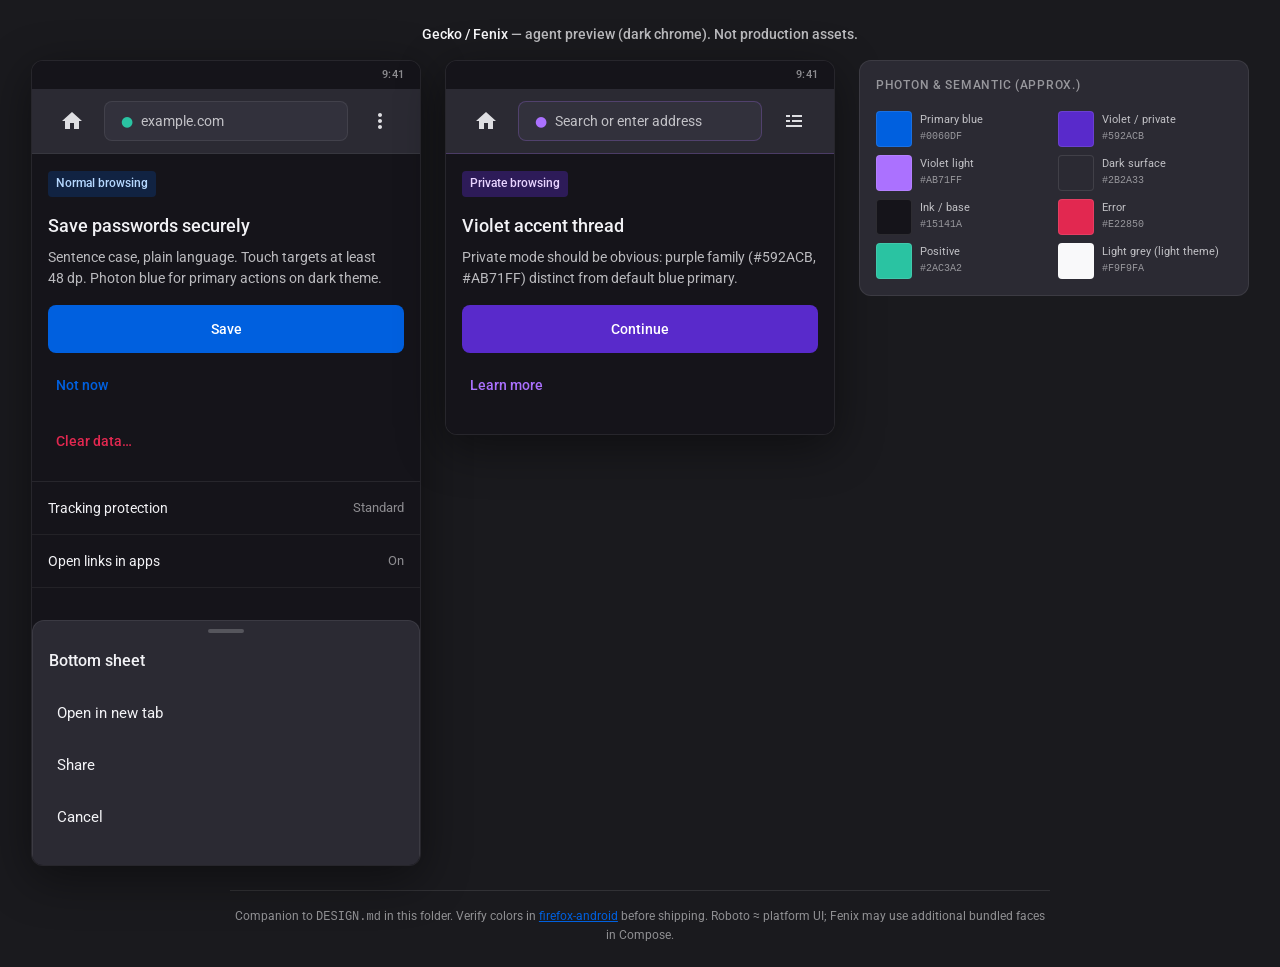
<file: context-library/design-md/firefox-mobile-android/preview.html>
<!DOCTYPE html>
<html lang="en">
<head>
  <meta charset="utf-8" />
  <meta name="viewport" content="width=device-width, initial-scale=1" />
  <title>Firefox for Android (Gecko) — design preview</title>
  <link rel="preconnect" href="https://fonts.googleapis.com" crossorigin />
  <link href="https://fonts.googleapis.com/css2?family=Roboto:wght@400;500;700&display=swap" rel="stylesheet" />
  <style>
    :root {
      --photon-blue-60: #0060df;
      --photon-blue-70: #0250bb;
      --violet-60: #592acb;
      --violet-50: #ab71ff;
      --ink-90: #15141a;
      --ink-80: #2b2a33;
      --ink-70: #32313c;
      --grey-05: #f9f9fb;
      --text-on-dark: rgba(251, 251, 254, 0.96);
      --text-secondary-dark: rgba(251, 251, 254, 0.72);
      --text-tertiary-dark: rgba(251, 251, 254, 0.52);
      --error: #e22850;
      --success: #2ac3a2;
      --radius-sm: 4px;
      --radius-md: 8px;
      --radius-lg: 12px;
      --space-1: 4px;
      --space-2: 8px;
      --space-3: 16px;
      --space-4: 24px;
      --touch-min: 48px;
      --font: "Roboto", system-ui, -apple-system, sans-serif;
    }

    * { box-sizing: border-box; }

    body {
      margin: 0;
      min-height: 100vh;
      font-family: var(--font);
      background: #1a1a1e;
      color: var(--grey-05);
      line-height: 1.45;
      -webkit-font-smoothing: antialiased;
      padding: var(--space-4);
    }

    .page-title {
      text-align: center;
      font-size: 14px;
      font-weight: 500;
      color: var(--text-secondary-dark);
      margin: 0 0 var(--space-3);
    }

    .page-title strong {
      color: var(--grey-05);
      font-weight: 500;
    }

    .layout {
      display: flex;
      flex-wrap: wrap;
      gap: var(--space-4);
      justify-content: center;
      align-items: flex-start;
    }

    /* Phone chrome mock */
    .device {
      width: 100%;
      max-width: 390px;
      background: var(--ink-90);
      border-radius: var(--radius-lg);
      overflow: hidden;
      border: 1px solid rgba(255, 255, 255, 0.08);
      box-shadow: 0 12px 48px rgba(0, 0, 0, 0.45);
    }

    .device.private .toolbar,
    .device.private .url-bar {
      border-color: rgba(171, 113, 255, 0.25);
    }

    .device.private .mode-pill {
      background: rgba(89, 42, 203, 0.35);
      color: #e8d4ff;
    }

    .status-strip {
      height: 28px;
      background: var(--ink-90);
      display: flex;
      align-items: center;
      justify-content: flex-end;
      padding: 0 var(--space-3);
      font-size: 11px;
      font-weight: 500;
      color: var(--text-tertiary-dark);
      letter-spacing: 0.02em;
    }

    .toolbar {
      display: flex;
      align-items: center;
      gap: var(--space-2);
      padding: var(--space-2) var(--space-3);
      background: var(--ink-80);
      border-bottom: 1px solid rgba(255, 255, 255, 0.06);
    }

    .icon-btn {
      width: var(--touch-min);
      height: var(--touch-min);
      border: none;
      border-radius: var(--radius-md);
      background: transparent;
      color: var(--text-on-dark);
      cursor: pointer;
      display: flex;
      align-items: center;
      justify-content: center;
      padding: 0;
    }

    .icon-btn:hover {
      background: rgba(255, 255, 255, 0.06);
    }

    .icon-btn svg {
      width: 24px;
      height: 24px;
      opacity: 0.9;
    }

    .url-bar {
      flex: 1;
      min-height: 40px;
      background: var(--ink-70);
      border-radius: var(--radius-md);
      border: 1px solid rgba(255, 255, 255, 0.08);
      display: flex;
      align-items: center;
      padding: 0 var(--space-3);
      gap: var(--space-2);
      font-size: 14px;
      color: var(--text-secondary-dark);
    }

    .lock {
      color: var(--success);
      flex-shrink: 0;
    }

    .url-text {
      overflow: hidden;
      text-overflow: ellipsis;
      white-space: nowrap;
    }

    .content {
      padding: var(--space-3);
      min-height: 280px;
      background: var(--ink-90);
    }

    .mode-pill {
      display: inline-flex;
      align-items: center;
      padding: var(--space-1) var(--space-2);
      border-radius: var(--radius-sm);
      font-size: 12px;
      font-weight: 500;
      margin-bottom: var(--space-3);
      background: rgba(0, 96, 223, 0.2);
      color: #b6d8ff;
    }

    .device.private .mode-pill {
      background: rgba(89, 42, 203, 0.35);
      color: #e8d4ff;
    }

    .headline {
      margin: 0 0 var(--space-2);
      font-size: 18px;
      font-weight: 500;
      color: var(--text-on-dark);
    }

    .body {
      margin: 0 0 var(--space-3);
      font-size: 14px;
      color: var(--text-secondary-dark);
      line-height: 1.5;
    }

    .stack {
      display: flex;
      flex-direction: column;
      gap: var(--space-2);
    }

    .btn-primary {
      min-height: var(--touch-min);
      padding: 0 var(--space-3);
      border: none;
      border-radius: var(--radius-md);
      background: var(--photon-blue-60);
      color: #fff;
      font-family: var(--font);
      font-size: 14px;
      font-weight: 500;
      cursor: pointer;
    }

    .btn-primary:hover {
      background: var(--photon-blue-70);
    }

    .btn-primary:focus-visible {
      outline: 2px solid var(--violet-50);
      outline-offset: 2px;
    }

    .btn-secondary {
      min-height: var(--touch-min);
      padding: 0 var(--space-2);
      border: none;
      border-radius: var(--radius-md);
      background: transparent;
      color: var(--photon-blue-60);
      font-family: var(--font);
      font-size: 14px;
      font-weight: 500;
      cursor: pointer;
      text-align: left;
    }

    .btn-secondary:hover {
      background: rgba(0, 96, 223, 0.12);
    }

    .btn-destructive {
      min-height: var(--touch-min);
      padding: 0 var(--space-2);
      border: none;
      border-radius: var(--radius-md);
      background: transparent;
      color: var(--error);
      font-family: var(--font);
      font-size: 14px;
      font-weight: 500;
      cursor: pointer;
      text-align: left;
    }

    .list {
      margin: var(--space-3) calc(-1 * var(--space-3)) 0;
      border-top: 1px solid rgba(255, 255, 255, 0.08);
    }

    .list-row {
      min-height: 52px;
      padding: var(--space-3);
      display: flex;
      align-items: center;
      justify-content: space-between;
      border-bottom: 1px solid rgba(255, 255, 255, 0.06);
      font-size: 14px;
      color: var(--text-on-dark);
    }

    .list-row span:last-child {
      color: var(--text-tertiary-dark);
      font-size: 13px;
    }

    /* Bottom sheet */
    .sheet-wrap {
      margin: var(--space-3) calc(-1 * var(--space-3)) calc(-1 * var(--space-3));
      padding-top: var(--space-3);
    }

    .sheet {
      background: var(--ink-80);
      border-radius: var(--radius-lg) var(--radius-lg) 0 0;
      padding: var(--space-2) var(--space-3) var(--space-4);
      border: 1px solid rgba(255, 255, 255, 0.08);
      border-bottom: none;
    }

    .sheet-handle {
      width: 36px;
      height: 4px;
      border-radius: 2px;
      background: rgba(255, 255, 255, 0.2);
      margin: 0 auto var(--space-3);
    }

    .sheet-title {
      font-size: 16px;
      font-weight: 500;
      margin: 0 0 var(--space-3);
      color: var(--text-on-dark);
    }

    .sheet-actions {
      display: flex;
      flex-direction: column;
      gap: var(--space-1);
    }

    .sheet-actions button {
      min-height: var(--touch-min);
      text-align: left;
      padding: 0 var(--space-2);
      border: none;
      border-radius: var(--radius-md);
      background: transparent;
      font-family: var(--font);
      font-size: 15px;
      color: var(--text-on-dark);
      cursor: pointer;
    }

    .sheet-actions button:hover {
      background: rgba(255, 255, 255, 0.06);
    }

    /* Swatches panel */
    .panel {
      width: 100%;
      max-width: 390px;
      background: var(--ink-80);
      border-radius: var(--radius-lg);
      border: 1px solid rgba(255, 255, 255, 0.08);
      padding: var(--space-3);
    }

    .panel h2 {
      margin: 0 0 var(--space-3);
      font-size: 12px;
      font-weight: 500;
      text-transform: uppercase;
      letter-spacing: 0.06em;
      color: var(--text-tertiary-dark);
    }

    .swatches {
      display: grid;
      grid-template-columns: repeat(2, 1fr);
      gap: var(--space-2);
    }

    .swatch {
      display: flex;
      align-items: center;
      gap: var(--space-2);
      font-size: 11px;
      color: var(--text-secondary-dark);
    }

    .swatch-chip {
      width: 36px;
      height: 36px;
      border-radius: var(--radius-sm);
      flex-shrink: 0;
      border: 1px solid rgba(255, 255, 255, 0.1);
    }

    .swatch code {
      font-size: 10px;
      color: var(--text-tertiary-dark);
      word-break: break-all;
    }

    footer {
      max-width: 820px;
      margin: var(--space-4) auto 0;
      padding-top: var(--space-3);
      border-top: 1px solid rgba(255, 255, 255, 0.1);
      font-size: 12px;
      color: var(--text-tertiary-dark);
      line-height: 1.5;
      text-align: center;
    }

    footer a {
      color: var(--photon-blue-60);
    }
  </style>
</head>
<body>
  <p class="page-title"><strong>Gecko / Fenix</strong> — agent preview (dark chrome). Not production assets.</p>

  <div class="layout">
    <div class="device" id="device-normal" aria-label="Normal browsing chrome mock">
      <div class="status-strip">9:41</div>
      <header class="toolbar">
        <button type="button" class="icon-btn" aria-label="Home">
          <svg viewBox="0 0 24 24" fill="currentColor" aria-hidden="true"><path d="M10 20v-6h4v6h5v-8h3L12 3 2 12h3v8h5z"/></svg>
        </button>
        <div class="url-bar">
          <span class="lock" aria-hidden="true">●</span>
          <span class="url-text">example.com</span>
        </div>
        <button type="button" class="icon-btn" aria-label="Menu">
          <svg viewBox="0 0 24 24" fill="currentColor" aria-hidden="true"><path d="M12 8c1.1 0 2-.9 2-2s-.9-2-2-2-2 .9-2 2 .9 2 2 2zm0 2c-1.1 0-2 .9-2 2s.9 2 2 2 2-.9 2-2-.9-2-2-2zm0 6c-1.1 0-2 .9-2 2s.9 2 2 2 2-.9 2-2-.9-2-2-2z"/></svg>
        </button>
      </header>
      <div class="content">
        <div class="mode-pill">Normal browsing</div>
        <h1 class="headline">Save passwords securely</h1>
        <p class="body">Sentence case, plain language. Touch targets at least 48&nbsp;dp. Photon blue for primary actions on dark theme.</p>
        <div class="stack">
          <button type="button" class="btn-primary">Save</button>
          <button type="button" class="btn-secondary">Not now</button>
          <button type="button" class="btn-destructive">Clear data…</button>
        </div>
        <div class="list">
          <div class="list-row"><span>Tracking protection</span><span>Standard</span></div>
          <div class="list-row"><span>Open links in apps</span><span>On</span></div>
        </div>
        <div class="sheet-wrap">
          <div class="sheet">
            <div class="sheet-handle" aria-hidden="true"></div>
            <p class="sheet-title">Bottom sheet</p>
            <div class="sheet-actions">
              <button type="button">Open in new tab</button>
              <button type="button">Share</button>
              <button type="button">Cancel</button>
            </div>
          </div>
        </div>
      </div>
    </div>

    <div class="device private" id="device-private" aria-label="Private browsing chrome mock">
      <div class="status-strip">9:41</div>
      <header class="toolbar">
        <button type="button" class="icon-btn" aria-label="Home">
          <svg viewBox="0 0 24 24" fill="currentColor" aria-hidden="true"><path d="M10 20v-6h4v6h5v-8h3L12 3 2 12h3v8h5z"/></svg>
        </button>
        <div class="url-bar">
          <span class="lock" style="color:var(--violet-50)" aria-hidden="true">●</span>
          <span class="url-text">Search or enter address</span>
        </div>
        <button type="button" class="icon-btn" aria-label="Tabs">
          <svg viewBox="0 0 24 24" fill="currentColor" aria-hidden="true"><path d="M4 6h4v2H4zm0 5h4v2H4zm0 5h16v2H4zm6-10h10v2H10zm0 5h10v2H10zm0 5h10v2H10z"/></svg>
        </button>
      </header>
      <div class="content">
        <div class="mode-pill">Private browsing</div>
        <h1 class="headline">Violet accent thread</h1>
        <p class="body">Private mode should be obvious: purple family (#592ACB, #AB71FF) distinct from default blue primary.</p>
        <div class="stack">
          <button type="button" class="btn-primary" style="background:var(--violet-60)">Continue</button>
          <button type="button" class="btn-secondary" style="color:var(--violet-50)">Learn more</button>
        </div>
      </div>
    </div>

    <div class="panel">
      <h2>Photon &amp; semantic (approx.)</h2>
      <div class="swatches">
        <div class="swatch"><div class="swatch-chip" style="background:#0060df"></div><div><div>Primary blue</div><code>#0060DF</code></div></div>
        <div class="swatch"><div class="swatch-chip" style="background:#592acb"></div><div><div>Violet / private</div><code>#592ACB</code></div></div>
        <div class="swatch"><div class="swatch-chip" style="background:#ab71ff"></div><div><div>Violet light</div><code>#AB71FF</code></div></div>
        <div class="swatch"><div class="swatch-chip" style="background:#2b2a33"></div><div><div>Dark surface</div><code>#2B2A33</code></div></div>
        <div class="swatch"><div class="swatch-chip" style="background:#15141a"></div><div><div>Ink / base</div><code>#15141A</code></div></div>
        <div class="swatch"><div class="swatch-chip" style="background:#e22850"></div><div><div>Error</div><code>#E22850</code></div></div>
        <div class="swatch"><div class="swatch-chip" style="background:#2ac3a2"></div><div><div>Positive</div><code>#2AC3A2</code></div></div>
        <div class="swatch"><div class="swatch-chip" style="background:#f9f9fa"></div><div><div>Light grey (light theme)</div><code>#F9F9FA</code></div></div>
      </div>
    </div>
  </div>

  <footer>
    Companion to <code>DESIGN.md</code> in this folder. Verify colors in
    <a href="https://github.com/mozilla-mobile/firefox-android" rel="noopener">firefox-android</a>
    before shipping. Roboto ≈ platform UI; Fenix may use additional bundled faces in Compose.
  </footer>
</body>
</html>
</file>
